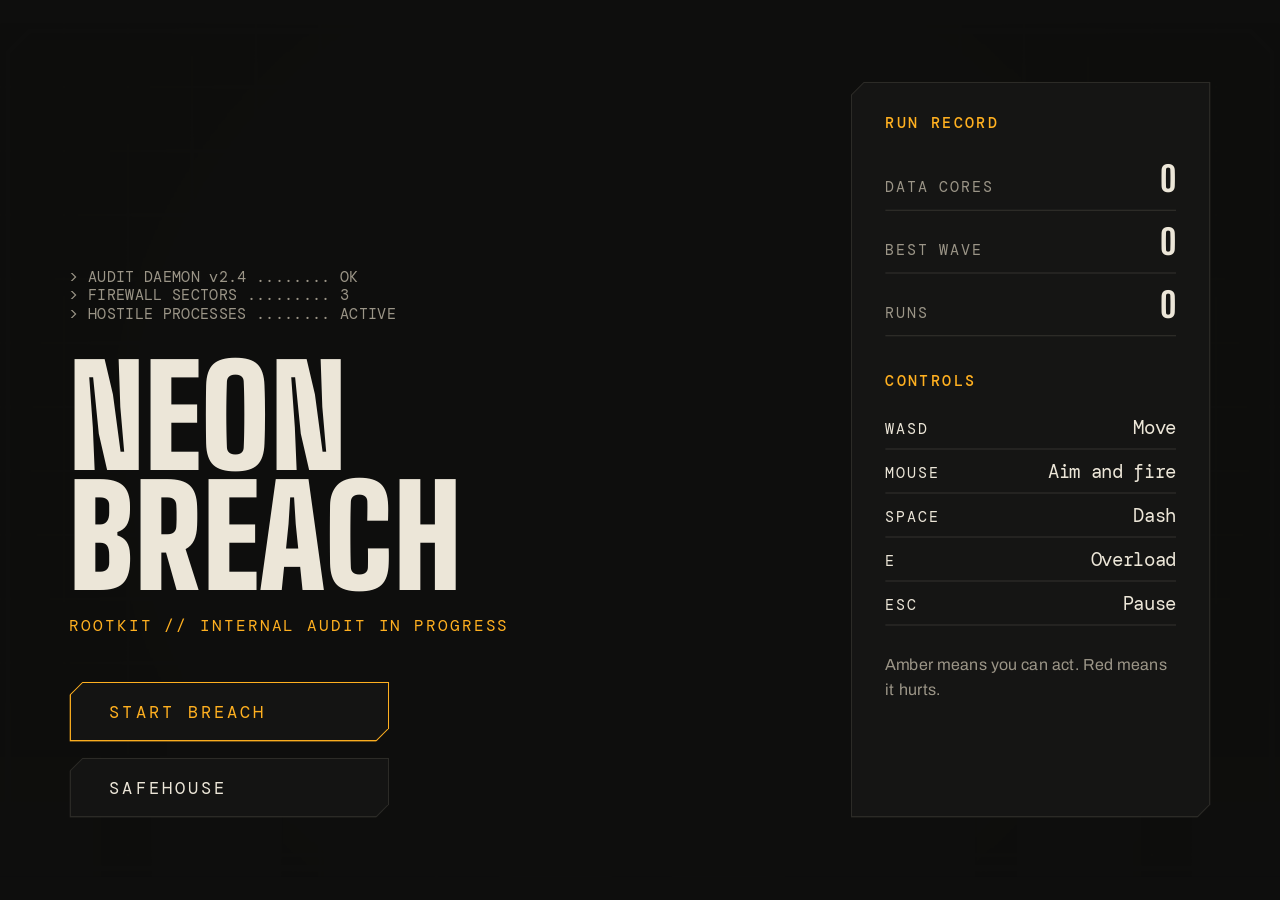
<file: index.html>
<!DOCTYPE html>
<html lang="en">
<head>
<meta charset="UTF-8">
<title>Neon Breach: Rootkit</title>
<link rel="preconnect" href="https://fonts.googleapis.com">
<link rel="preconnect" href="https://fonts.gstatic.com" crossorigin>
<link href="https://fonts.googleapis.com/css2?family=Big+Shoulders+Display:wght@600;800;900&family=Archivo:wght@400;500;600&family=DM+Mono:wght@400;500&display=swap" rel="stylesheet">
<link rel="stylesheet" href="style.css">
</head>
<body>
<!--
  NEON BREACH: ROOTKIT
  Move: WASD / Arrows   Aim: Mouse   Shoot: Hold Left Click
  Dash: Space           Overload: E  Pause: Esc
  You are a rogue subroutine inside a corporate firewall during an internal audit.
  Every hostile process has an exploit: a brief window where it is wide open to
  bonus damage. Find it, hit it, chain it. Overload forces a window open.
-->
<div id="ui-wrap">
  <canvas id="game" width="960" height="640"></canvas>
  <div id="hud"></div>

  <!-- TITLE: left column acts, right column informs -->
  <div id="titleScreen" class="overlay title">
    <div class="col-main">
      <div class="boot">
        <span>&gt; AUDIT DAEMON v2.4 ........ OK</span>
        <span>&gt; FIREWALL SECTORS ......... 3</span>
        <span>&gt; HOSTILE PROCESSES ........ ACTIVE</span>
      </div>
      <h1>Neon<br>Breach</h1>
      <div class="kicker">Rootkit // Internal audit in progress</div>
      <div class="menu">
        <button id="playBtn" class="cut primary">Start breach</button>
        <button id="safehouseBtn" class="cut">Safehouse</button>
      </div>
    </div>
    <aside class="col-side cut panel">
      <h3>Run record</h3>
      <dl class="stats">
        <div><dt>Data cores</dt><dd id="statCores">0</dd></div>
        <div><dt>Best wave</dt><dd id="statBest">0</dd></div>
        <div><dt>Runs</dt><dd id="statRuns">0</dd></div>
      </dl>
      <h3>Controls</h3>
      <dl class="keys">
        <div><dt>WASD</dt><dd>Move</dd></div>
        <div><dt>Mouse</dt><dd>Aim and fire</dd></div>
        <div><dt>Space</dt><dd>Dash</dd></div>
        <div><dt class="amber">E</dt><dd>Overload</dd></div>
        <div><dt>Esc</dt><dd>Pause</dd></div>
      </dl>
      <p class="note">Amber means you can act. Red means it hurts.</p>
      <p class="warn" id="metaSummary"></p>
    </aside>
  </div>

  <!-- LOADOUT -->
  <div id="loadoutScreen" class="overlay hidden">
    <header><span class="label">Step 01</span><h2>Loadout bay</h2></header>
    <div class="row" id="loadoutCards"></div>
    <div class="row actions">
      <button id="loadoutBackBtn" class="cut">Back</button>
      <button id="loadoutConfirmBtn" class="cut primary">Deploy</button>
    </div>
  </div>

  <!-- SAFEHOUSE -->
  <div id="safehouseScreen" class="overlay hidden">
    <header><span class="label">Permanent unlocks</span><h2>Safehouse</h2><span class="bal">◆ <span id="coreCount">0</span> cores</span></header>
    <div class="ledger" id="safehouseCards"></div>
    <div class="row actions">
      <button id="safehouseBackBtn" class="cut">Back</button>
      <button id="resetSaveBtn" class="cut danger">Reset save</button>
    </div>
  </div>

  <!-- SHOP -->
  <div id="shopScreen" class="overlay hidden">
    <header><span class="label">Between waves</span><h2>Black market</h2><span class="bal">◆ <span id="shopShards">0</span> shards</span></header>
    <div class="ledger" id="shopCards"></div>
    <div class="row actions"><button id="shopContinueBtn" class="cut primary">Continue breach</button></div>
  </div>

  <!-- LEVEL UP -->
  <div id="levelUpScreen" class="overlay hidden">
    <header><span class="label">Install one module</span><h2>System upgrade / level <span id="levelNum"></span></h2></header>
    <div class="row" id="upgradeChoices"></div>
  </div>

  <!-- PAUSE -->
  <div id="pauseScreen" class="overlay hidden">
    <header><span class="label">Process suspended</span><h2>Paused</h2></header>
    <div class="row actions">
      <button id="resumeBtn" class="cut primary">Resume</button>
      <button id="settingsBtn" class="cut">Settings</button>
      <button id="quitBtn" class="cut danger">Abandon run</button>
    </div>
  </div>

  <!-- SETTINGS -->
  <div id="settingsScreen" class="overlay hidden">
    <header><span class="label">Configuration</span><h2>Settings</h2></header>
    <div class="settings">
      <label>SFX volume <input type="range" id="volSlider" min="0" max="100" value="60"></label>
      <label class="check"><input type="checkbox" id="shakeToggle" checked> Screen shake</label>
      <label class="check"><input type="checkbox" id="flashToggle" checked> Damage flash</label>
    </div>
    <div class="row actions"><button id="settingsBackBtn" class="cut">Back</button></div>
  </div>

  <!-- GAME OVER: post-mortem -->
  <div id="gameOverScreen" class="overlay hidden">
    <header><span class="label red">Process terminated</span><h2>Post-mortem</h2></header>
    <div id="finalStats" class="report"></div>
    <div class="row actions">
      <button id="restartBtn" class="cut primary">Retry</button>
      <button id="toTitleBtn" class="cut">Title</button>
    </div>
  </div>

  <!-- WIN -->
  <div id="winScreen" class="overlay hidden">
    <header><span class="label">Audit complete</span><h2>Root access achieved</h2></header>
    <div id="winStats" class="report"></div>
    <div class="row actions">
      <button id="restartBtn2" class="cut primary">Play again</button>
      <button id="toTitleBtn2" class="cut">Title</button>
    </div>
  </div>
</div>

<script type="module" src="src/main.js"></script>
</body>
</html>
</file>
<file: style.css>
/* Terminal Brutalism. Four neutrals, two signals: amber = you can act, red = this hurts.
   Hard edges and 45-degree chamfers only. One easing curve for all motion. */
:root{
  --void:#0e0e0d; --floor:#141413; --concrete:#2c2b27; --ash:#9b9587; --bone:#ece6d8;
  --amber:#ffb020; --amber-dim:#3a2a08; --red:#ff2d4d;
  --ease:cubic-bezier(.2,.9,.25,1); --c:10px;
  --display:'Big Shoulders Display','Arial Narrow',Impact,sans-serif;
  --sans:'Archivo',system-ui,sans-serif;
  --mono:'DM Mono',ui-monospace,Menlo,Consolas,monospace;
}
html,body{margin:0;padding:0;background:var(--void);overflow:hidden;font-family:var(--sans);color:var(--bone);}
canvas{display:block;margin:0 auto;background:var(--void);cursor:crosshair;}
#ui-wrap{position:relative;width:960px;margin:0 auto;}
#ui-wrap.paused canvas{filter:grayscale(1) brightness(.6);transition:filter .18s var(--ease);}
#hud{position:absolute;top:0;left:0;width:960px;height:640px;pointer-events:none;}
.hidden{display:none !important;}

.overlay{
  position:absolute;top:0;left:0;width:960px;height:640px;box-sizing:border-box;
  display:flex;flex-direction:column;align-items:flex-start;justify-content:flex-start;
  padding:44px 52px;background:rgba(14,14,13,.96);animation:in .18s var(--ease);
}
#pauseScreen{background:transparent;}
@keyframes in{from{opacity:0;transform:translateX(-10px)}to{opacity:1;transform:none}}

/* machined chamfered surface: outer = edge color, ::before = fill */
.cut,.card{
  --edge:var(--concrete); --fill:var(--floor);
  position:relative;isolation:isolate;background:var(--edge);
  clip-path:polygon(var(--c) 0,100% 0,100% calc(100% - var(--c)),calc(100% - var(--c)) 100%,0 100%,0 var(--c));
}
.cut::before,.card::before{
  content:"";position:absolute;inset:1px;z-index:-1;background:var(--fill);
  clip-path:polygon(calc(var(--c) - 1px) 0,100% 0,100% calc(100% - var(--c) + 1px),calc(100% - var(--c) + 1px) 100%,0 100%,0 calc(var(--c) - 1px));
}

header{display:flex;align-items:baseline;gap:18px;width:100%;box-sizing:border-box;border-bottom:3px solid var(--amber);padding-bottom:10px;margin-bottom:24px;}
h1{font-family:var(--display);font-weight:900;font-size:104px;line-height:.86;letter-spacing:.005em;text-transform:uppercase;margin:0 0 14px;color:var(--bone);}
h2{font-family:var(--display);font-weight:800;font-size:46px;line-height:1;text-transform:uppercase;margin:0;color:var(--bone);}
h3{font-family:var(--mono);font-weight:500;font-size:11px;letter-spacing:.14em;text-transform:uppercase;color:var(--amber);margin:0 0 12px;}
p{font-size:14px;line-height:1.55;color:var(--ash);max-width:520px;margin:0;}
.label{font-family:var(--mono);font-size:11px;letter-spacing:.14em;text-transform:uppercase;color:var(--ash);}
.label.red{color:var(--red);}
.bal{margin-left:auto;font-family:var(--mono);font-size:15px;color:var(--amber);font-variant-numeric:tabular-nums;}
.kicker{font-family:var(--mono);font-size:12px;letter-spacing:.16em;text-transform:uppercase;color:var(--amber);margin-bottom:34px;}
.amber{color:var(--amber);}

button{
  --edge:var(--concrete); --fill:var(--floor);
  font-family:var(--mono);font-size:13px;letter-spacing:.14em;text-transform:uppercase;color:var(--bone);
  padding:14px 30px;border:0;cursor:pointer;transition:color .14s var(--ease);
}
button:hover{--edge:var(--amber);--fill:var(--amber-dim);color:var(--amber);}
button.primary{--edge:var(--amber);color:var(--amber);}
button.primary:hover{--fill:var(--amber);color:var(--void);}
button.danger{color:var(--red);}
button.danger:hover{--edge:var(--red);--fill:#3a0e16;color:var(--red);}
button:focus-visible,.card:focus-visible{outline:2px solid var(--amber);outline-offset:3px;}
.row{display:flex;gap:14px;flex-wrap:wrap;margin-top:6px;}
.row.actions{margin-top:auto;padding-top:20px;}
.menu{display:flex;flex-direction:column;gap:12px;align-items:flex-start;}
.menu button{min-width:240px;text-align:left;}

/* title: left acts, right informs */
.overlay.title{flex-direction:row;justify-content:space-between;align-items:stretch;gap:40px;}
.col-main{display:flex;flex-direction:column;justify-content:flex-end;}
.boot{font-family:var(--mono);font-size:11px;color:var(--ash);margin-bottom:26px;}
.boot span{display:block;opacity:0;animation:boot .01s steps(1) forwards;}
.boot span:nth-child(1){animation-delay:.1s}.boot span:nth-child(2){animation-delay:.35s}.boot span:nth-child(3){animation-delay:.6s}
@keyframes boot{to{opacity:1}}
.col-side{--fill:rgba(20,20,19,.92);width:270px;box-sizing:border-box;padding:24px 26px;align-self:stretch;}
.stats div,.keys div{display:flex;justify-content:space-between;align-items:baseline;padding:7px 0;border-bottom:1px solid var(--concrete);}
.stats,.keys{margin:0 0 26px;}
dt{font-family:var(--mono);font-size:11px;letter-spacing:.1em;text-transform:uppercase;color:var(--ash);}
dd{margin:0;font-family:var(--mono);font-size:14px;color:var(--bone);font-variant-numeric:tabular-nums;}
.stats dd{font-family:var(--display);font-weight:800;font-size:26px;}
.keys dt{color:var(--bone);}
.note{font-size:12px;color:var(--ash);margin-top:-6px;}
.warn{font-family:var(--mono);font-size:10.5px;color:var(--red);margin-top:10px;}

/* cards: loadout bay and upgrade modules */
.card{width:262px;box-sizing:border-box;padding:18px 20px 16px;cursor:pointer;transition:background .14s var(--ease);}
.card:hover{--edge:var(--amber);--fill:var(--amber-dim);}
.card.sel{--edge:var(--amber);}
.card.locked,.card.poor{cursor:not-allowed;}
.card.locked{opacity:.45;}
.card.locked:hover,.card.poor:hover{--edge:var(--concrete);--fill:var(--floor);}
.card h3{font-family:var(--display);font-weight:800;font-size:24px;letter-spacing:.02em;color:var(--bone);margin:0 0 6px;text-transform:uppercase;}
.card p{font-size:12.5px;max-width:none;}
.tag{display:inline-block;font-family:var(--mono);font-size:10px;letter-spacing:.14em;text-transform:uppercase;color:var(--ash);margin-bottom:8px;}
.tag.exploit{color:var(--amber);}
.stat{font-family:var(--mono);font-size:10.5px;letter-spacing:.08em;color:var(--ash);text-transform:uppercase;display:flex;justify-content:space-between;margin-top:10px;}
.stat b{font-weight:500;color:var(--bone);font-variant-numeric:tabular-nums;}
.bar{height:4px;background:var(--concrete);margin-top:4px;}
.bar i{display:block;height:100%;background:var(--bone);}
.favors{font-family:var(--mono);font-size:10.5px;color:var(--amber);margin-top:12px;line-height:1.4;}
.cost{font-family:var(--mono);font-size:12px;color:var(--amber);display:block;margin-top:10px;}

/* ledger: shop and safehouse. Unaffordable lines are struck back to ash, never hidden. */
.ledger{width:100%;box-sizing:border-box;border-top:1px solid var(--concrete);max-height:380px;overflow-y:auto;}
.line{display:grid;grid-template-columns:240px 1fr 96px;gap:18px;align-items:baseline;padding:12px 6px;border-bottom:1px solid var(--concrete);cursor:pointer;transition:background .14s var(--ease);}
.line:hover{background:var(--floor);}
.line .nm{font-family:var(--display);font-weight:800;font-size:21px;text-transform:uppercase;letter-spacing:.02em;color:var(--bone);}
.line .ds{font-size:13px;color:var(--ash);}
.line .px{font-family:var(--mono);font-size:14px;color:var(--amber);text-align:right;font-variant-numeric:tabular-nums;}
.line:hover .nm{color:var(--amber);}
.line.poor,.line.locked{cursor:not-allowed;}
.line.poor .nm,.line.poor .px,.line.locked .nm{color:var(--ash);}
.line.poor .px{text-decoration:line-through;}
.line.poor:hover .nm,.line.locked:hover .nm{color:var(--ash);}
.line.owned .px{color:var(--bone);}

/* post-mortem */
.report{width:100%;max-width:580px;}
.rl{display:grid;grid-template-columns:1fr auto auto;gap:16px;align-items:baseline;padding:10px 0;border-bottom:1px solid var(--concrete);}
.rl span{font-family:var(--mono);font-size:11.5px;letter-spacing:.1em;text-transform:uppercase;color:var(--ash);}
.rl b{font-family:var(--display);font-weight:800;font-size:30px;color:var(--bone);font-variant-numeric:tabular-nums;}
.rl i{font-style:normal;font-family:var(--mono);font-size:11.5px;color:var(--amber);min-width:70px;text-align:right;}
.tip{margin-top:20px;border-left:3px solid var(--amber);padding-left:14px;color:var(--bone);font-size:14px;line-height:1.5;max-width:520px;}
.hint{font-family:var(--mono);font-size:11px;color:var(--ash);margin-top:12px;letter-spacing:.08em;}

.settings{display:flex;flex-direction:column;gap:18px;font-family:var(--mono);font-size:13px;letter-spacing:.08em;text-transform:uppercase;color:var(--bone);}
.settings label{display:flex;align-items:center;gap:16px;}
.settings input[type=range]{accent-color:var(--amber);width:220px;}
.settings input[type=checkbox]{accent-color:var(--amber);width:18px;height:18px;}

@media (prefers-reduced-motion:reduce){.overlay,.boot span{animation:none;opacity:1}*{transition:none !important}}
</file>
